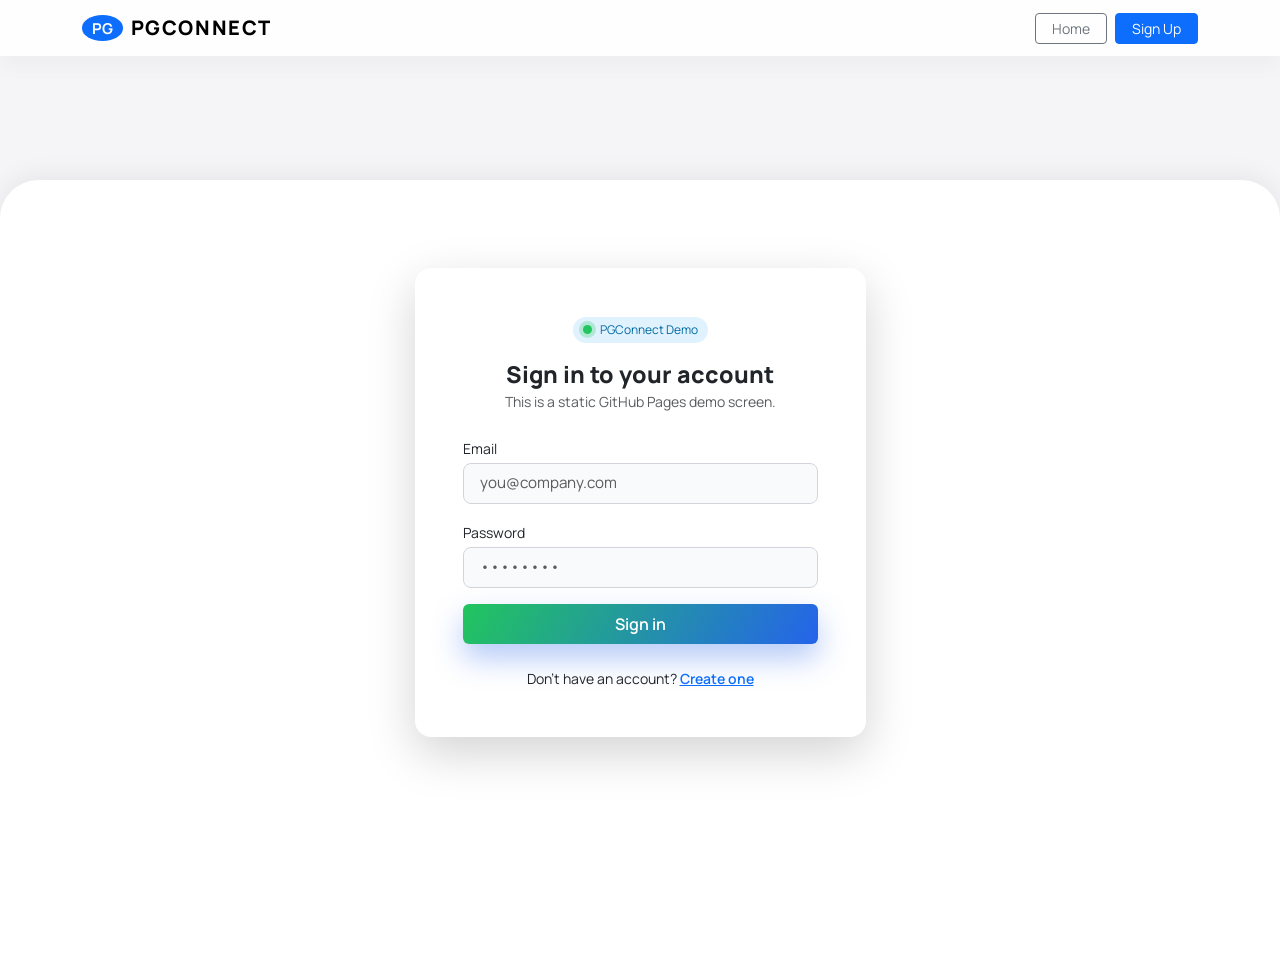
<file: docs/login.html>
<!doctype html>
<html lang="en">
<head>
  <meta charset="utf-8">
  <meta name="viewport" content="width=device-width, initial-scale=1">
  <title>PGConnect Demo Login</title>
  <link rel="preconnect" href="https://fonts.googleapis.com">
  <link rel="preconnect" href="https://fonts.gstatic.com" crossorigin>
  <link href="https://fonts.googleapis.com/css2?family=Manrope:wght@400;500;600;700;800&display=swap" rel="stylesheet">
  <link href="https://cdn.jsdelivr.net/npm/bootstrap@5.3.3/dist/css/bootstrap.min.css" rel="stylesheet">
  <link href="https://cdnjs.cloudflare.com/ajax/libs/font-awesome/6.5.1/css/all.min.css" rel="stylesheet">
  <link rel="stylesheet" href="./styles.css">
</head>
<body class="auth-page">
  <nav class="navbar navbar-expand-lg navbar-light fixed-top app-nav">
    <div class="container">
      <a class="navbar-brand d-flex align-items-center gap-2" href="./index.html">
        <span class="badge rounded-circle bg-primary text-white fw-bold">PG</span>
        <span>PGCONNECT</span>
      </a>
      <div class="d-flex gap-2">
        <a href="./index.html" class="btn btn-outline-secondary btn-sm px-3">Home</a>
        <a href="./signup.html" class="btn btn-primary btn-sm px-3">Sign Up</a>
      </div>
    </div>
  </nav>

  <section class="section-shell auth-shell">
    <div class="container py-5">
      <div class="row justify-content-center">
        <div class="col-12 col-sm-10 col-md-8 col-lg-6 col-xl-5">
          <div class="card border-0 shadow-lg rounded-4 overflow-hidden">
            <div class="card-body p-5">
              <div class="text-center mb-4">
                <div class="eyebrow"><span></span> PGConnect Demo</div>
                <h2 class="hero-title mt-2 mb-1 auth-title">Sign in to your account</h2>
                <p class="small text-muted mb-0">This is a static GitHub Pages demo screen.</p>
              </div>
              <div id="loginAlert"></div>
              <form id="loginForm">
                <div class="mb-3">
                  <label class="form-label small mb-1">Email</label>
                  <input type="email" name="email" class="form-control form-control-lg" placeholder="you@company.com" required>
                </div>
                <div class="mb-3">
                  <label class="form-label small mb-1">Password</label>
                  <input type="password" name="password" class="form-control form-control-lg" placeholder="••••••••" required>
                </div>
                <button type="submit" class="btn btn-gradient w-100 py-2 fw-semibold mb-3">Sign in</button>
              </form>
              <div class="text-center mt-2">
                <p class="small mb-0">Don't have an account? <a href="./signup.html" class="fw-semibold">Create one</a></p>
              </div>
            </div>
          </div>
        </div>
      </div>
    </div>
  </section>

  <script src="./app.js"></script>
</body>
</html>
</file>
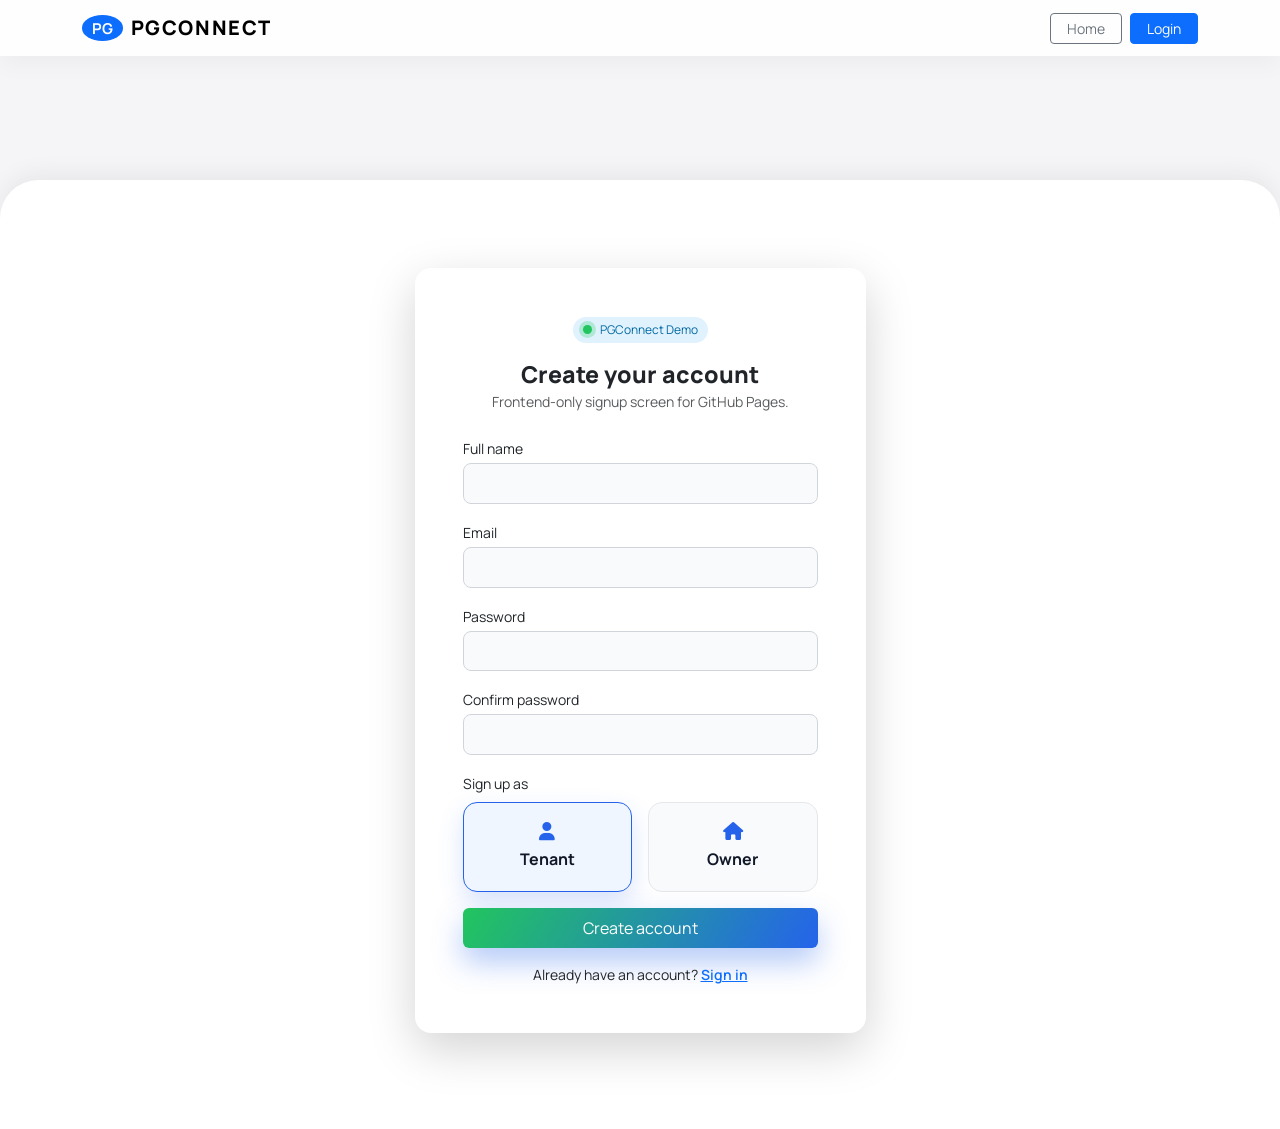
<file: docs/signup.html>
<!doctype html>
<html lang="en">
<head>
  <meta charset="utf-8">
  <meta name="viewport" content="width=device-width, initial-scale=1">
  <title>PGConnect Demo Signup</title>
  <link rel="preconnect" href="https://fonts.googleapis.com">
  <link rel="preconnect" href="https://fonts.gstatic.com" crossorigin>
  <link href="https://fonts.googleapis.com/css2?family=Manrope:wght@400;500;600;700;800&display=swap" rel="stylesheet">
  <link href="https://cdn.jsdelivr.net/npm/bootstrap@5.3.3/dist/css/bootstrap.min.css" rel="stylesheet">
  <link href="https://cdnjs.cloudflare.com/ajax/libs/font-awesome/6.5.1/css/all.min.css" rel="stylesheet">
  <link rel="stylesheet" href="./styles.css">
</head>
<body class="auth-page">
  <nav class="navbar navbar-expand-lg navbar-light fixed-top app-nav">
    <div class="container">
      <a class="navbar-brand d-flex align-items-center gap-2" href="./index.html">
        <span class="badge rounded-circle bg-primary text-white fw-bold">PG</span>
        <span>PGCONNECT</span>
      </a>
      <div class="d-flex gap-2">
        <a href="./index.html" class="btn btn-outline-secondary btn-sm px-3">Home</a>
        <a href="./login.html" class="btn btn-primary btn-sm px-3">Login</a>
      </div>
    </div>
  </nav>

  <section class="section-shell auth-shell">
    <div class="container py-5">
      <div class="row justify-content-center">
        <div class="col-12 col-sm-10 col-md-8 col-lg-6 col-xl-5">
          <div class="card border-0 shadow-lg rounded-4 overflow-hidden">
            <div class="card-body p-5">
              <div class="text-center mb-4">
                <div class="eyebrow"><span></span> PGConnect Demo</div>
                <h2 class="hero-title mt-2 mb-1 auth-title">Create your account</h2>
                <p class="small text-muted mb-0">Frontend-only signup screen for GitHub Pages.</p>
              </div>
              <div id="signupAlert"></div>
              <form id="signupForm">
                <div class="mb-3">
                  <label class="form-label small mb-1">Full name</label>
                  <input type="text" name="name" class="form-control form-control-lg" required>
                </div>
                <div class="mb-3">
                  <label class="form-label small mb-1">Email</label>
                  <input type="email" name="email" class="form-control form-control-lg" required>
                </div>
                <div class="mb-3">
                  <label class="form-label small mb-1">Password</label>
                  <input type="password" name="password" class="form-control form-control-lg" required>
                </div>
                <div class="mb-3">
                  <label class="form-label small mb-1">Confirm password</label>
                  <input type="password" name="confirm_password" class="form-control form-control-lg" required>
                </div>
                <div class="mb-3">
                  <label class="form-label small mb-2">Sign up as</label>
                  <div class="d-flex gap-3">
                    <label class="role-tile">
                      <input type="radio" name="role" value="user" checked>
                      <span class="tile-body">
                        <i class="fa-solid fa-user"></i>
                        <span>Tenant</span>
                      </span>
                    </label>
                    <label class="role-tile">
                      <input type="radio" name="role" value="owner">
                      <span class="tile-body">
                        <i class="fa-solid fa-house"></i>
                        <span>Owner</span>
                      </span>
                    </label>
                  </div>
                </div>
                <button type="submit" class="btn btn-gradient w-100 py-2 mb-2">Create account</button>
              </form>
              <div class="text-center mt-2">
                <p class="small mb-0">Already have an account? <a href="./login.html" class="fw-semibold">Sign in</a></p>
              </div>
            </div>
          </div>
        </div>
      </div>
    </div>
  </section>

  <script src="./app.js"></script>
</body>
</html>
</file>
<file: docs/styles.css>
:root {
  --app-nav-offset: 92px;
  --bg-soft: #f5f5f7;
  --text-strong: #0f172a;
  --text-muted: #6b7280;
  --line-soft: #e5e7eb;
  --blue: #2563eb;
  --green: #22c55e;
}

body {
  background: var(--bg-soft);
  color: var(--text-strong);
  font-family: "Manrope", system-ui, sans-serif;
  padding-top: var(--app-nav-offset);
}

.app-nav {
  background-color: rgba(255,255,255,0.9);
  backdrop-filter: blur(16px);
  box-shadow: 0 8px 24px rgba(15,23,42,0.04);
}

.navbar-brand span:last-child {
  font-weight: 800;
  letter-spacing: .08em;
  text-transform: uppercase;
}

.hero-wrap {
  position: relative;
  padding-top: 5.5rem;
  padding-bottom: 3.5rem;
  overflow: hidden;
}

.hero-bg {
  position: absolute;
  inset: 0;
  background: linear-gradient(135deg,#e0f2fe 0,#f9fafb 35%,#e5e7eb 70%,#eef2ff 100%);
  z-index: -2;
}

.hero-photo {
  border-radius: 32px;
  overflow: hidden;
  box-shadow: 0 32px 80px rgba(15,23,42,0.25);
}

.hero-photo img {
  width: 100%;
  height: 420px;
  object-fit: cover;
}

.hero-title {
  font-size: clamp(2.4rem,3.7vw,3.1rem);
  font-weight: 800;
  line-height: 1.02;
}

.hero-title span {
  background: linear-gradient(120deg,var(--blue),var(--green));
  -webkit-background-clip: text;
  color: transparent;
}

.auth-title {
  font-size: 1.45rem;
}

.hero-subtitle {
  color: var(--text-muted);
  max-width: 30rem;
}

.eyebrow {
  display: inline-flex;
  align-items: center;
  gap: 8px;
  padding: 4px 10px;
  border-radius: 999px;
  background: #e0f2fe;
  color: #0369a1;
  font-size: .75rem;
  margin-bottom: .8rem;
}

.eyebrow span {
  width: 9px;
  height: 9px;
  border-radius: 999px;
  background: var(--green);
  box-shadow: 0 0 0 4px rgba(34,197,94,0.25);
}

.search-card {
  position: absolute;
  left: 50%;
  bottom: -2.2rem;
  transform: translateX(-50%);
  width: min(840px, 92%);
  border-radius: 1.8rem;
  background: rgba(255,255,255,0.78);
  border: 1px solid rgba(209,213,219,0.6);
  backdrop-filter: blur(20px);
  box-shadow: 0 18px 40px rgba(15,23,42,0.14), 0 0 0 1px rgba(255,255,255,0.9) inset;
  padding: 1.1rem 1.4rem 1.2rem;
}

.pill-toggle button.active {
  background-color: #111827;
  color: #f9fafb;
  box-shadow: 0 12px 28px rgba(15,23,42,.35);
}

.pill-toggle button:not(.active) {
  color: var(--text-muted);
}

.form-control,
.form-select {
  background-color: #f9fafb;
  border-color: #d1d5db;
  color: #111827;
  font-size: .95rem;
}

.form-control:focus,
.form-select:focus {
  background-color: #ffffff;
  border-color: var(--blue);
  box-shadow: 0 0 0 .15rem rgba(37,99,235,.35);
  color: #111827;
}

.btn-gradient {
  background: linear-gradient(120deg,var(--green),var(--blue));
  border: none;
  color: #fff;
  box-shadow: 0 14px 30px rgba(37,99,235,.35);
}

.hero-metrics span strong {
  display: block;
  font-size: .95rem;
}

.section-shell {
  margin-top: 5.5rem;
  padding-top: 2.5rem;
  padding-bottom: 3rem;
  background: #ffffff;
  border-radius: 2.4rem 2.4rem 0 0;
  box-shadow: 0 -6px 24px rgba(15,23,42,0.06);
}

.auth-shell {
  min-height: calc(100vh - 120px);
}

.pg-card {
  background: #ffffff;
  border-radius: 1.3rem;
  overflow: hidden;
  border: 1px solid var(--line-soft);
  box-shadow: 0 14px 30px rgba(15,23,42,.08);
  transition: all 0.3s ease;
}

.pg-card:hover {
  transform: translateY(-8px);
  box-shadow: 0 24px 48px rgba(15,23,42,.15);
}

.pg-card img {
  object-fit: cover;
  height: 190px;
}

.tag {
  font-size: .7rem;
  border-radius: 999px;
  padding: .2rem .6rem;
  background: #eff6ff;
  border: 1px solid #bfdbfe;
  color: #1d4ed8;
}

#pg-map {
  height: 360px;
  border-radius: 1.4rem;
  overflow: hidden;
  border: 1px solid var(--line-soft);
  box-shadow: 0 14px 30px rgba(15,23,42,.08);
}

.map-intro {
  background: rgba(255,255,255,0.95);
  border-radius: 10px;
  padding: 8px;
}

.owner-earn-icon-wrap {
  width: 128px;
  height: 128px;
  margin: 0 auto;
  border-radius: 28px;
  display: flex;
  align-items: center;
  justify-content: center;
  background: linear-gradient(135deg, #eff6ff, #ecfeff);
  border: 1px solid #dbeafe;
  box-shadow: inset 0 1px 0 rgba(255,255,255,.9), 0 12px 28px rgba(37,99,235,.08);
  position: relative;
}

.owner-earn-icon-wrap .fa-house {
  font-size: 3.15rem;
  color: #111827;
}

.owner-earn-icon-wrap .fa-suitcase-rolling {
  position: absolute;
  right: 14px;
  bottom: 14px;
  font-size: 1.45rem;
  color: var(--blue);
  background: #ffffff;
  border-radius: 16px;
  padding: 10px;
  box-shadow: 0 10px 24px rgba(37,99,235,.16);
}

.owner-list li {
  margin-bottom: .6rem;
  color: var(--text-muted);
}

.role-tile {
  flex: 1;
  cursor: pointer;
}

.role-tile input {
  display: none;
}

.role-tile .tile-body {
  display: flex;
  align-items: center;
  justify-content: center;
  flex-direction: column;
  gap: 6px;
  height: 90px;
  border: 1px solid var(--line-soft);
  border-radius: 14px;
  background: #f9fafb;
  font-weight: 700;
  color: #111827;
  transition: all .2s ease;
}

.role-tile .tile-body i {
  font-size: 18px;
  color: var(--blue);
}

.role-tile input:checked + .tile-body {
  border-color: var(--blue);
  background: #eff6ff;
  box-shadow: 0 10px 24px rgba(37,99,235,.18);
}

footer {
  font-size: .8rem;
  color: var(--text-muted);
  background: #ffffff;
  border-top: 1px solid var(--line-soft);
}

@media (max-width: 991.98px) {
  :root {
    --app-nav-offset: 84px;
  }

  .hero-wrap {
    padding-bottom: 5.3rem;
  }

  .search-card {
    position: static;
    transform: none;
    margin-top: 1.4rem;
  }

  .hero-photo img {
    height: 320px;
  }

  .hero-subtitle {
    max-width: 100%;
  }
}
</file>
